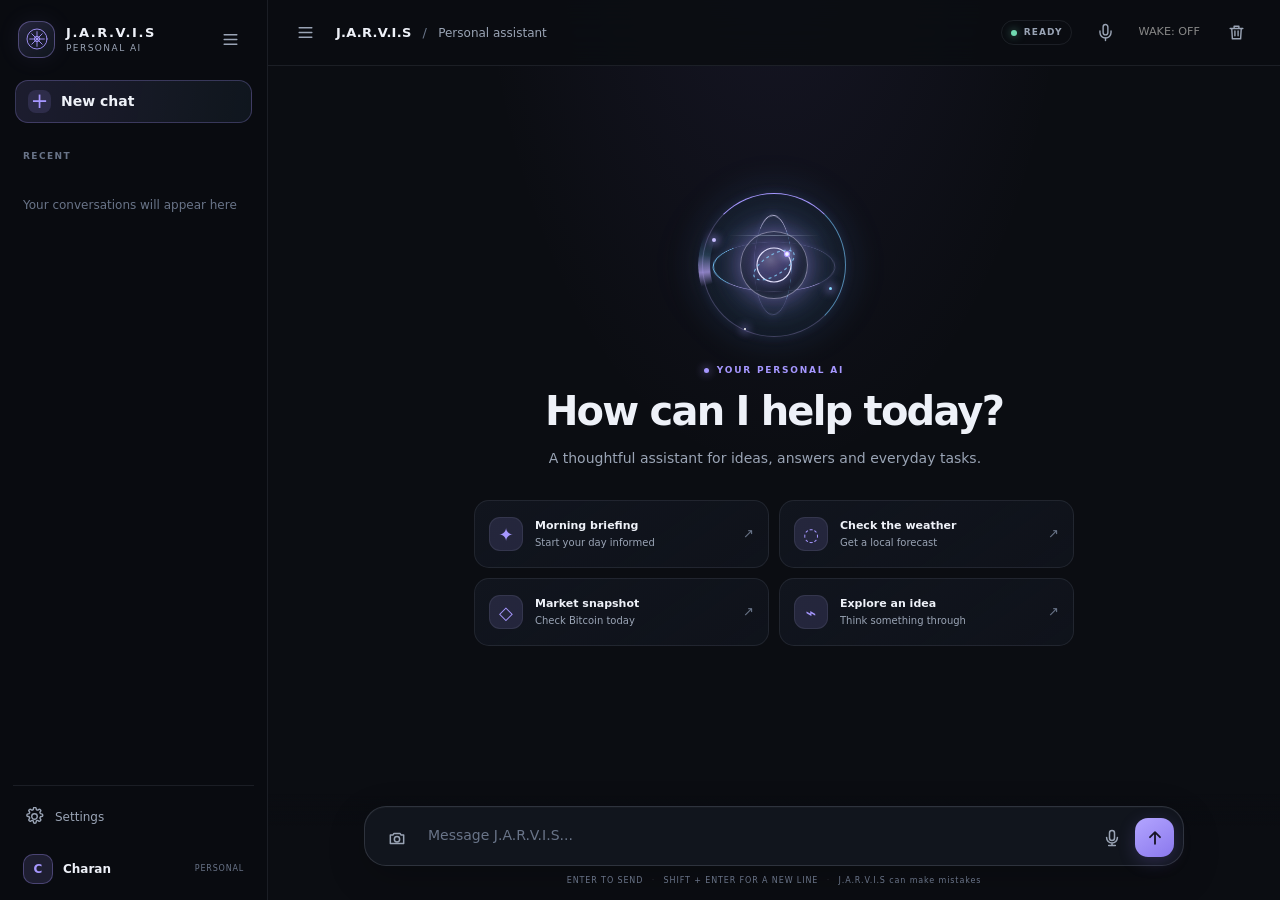
<file: index.html>
<!doctype html>
<html lang="en" data-theme="dark">
<head>
  <link rel="manifest" href="./manifest.json">
  <meta name="apple-mobile-web-app-capable" content="yes">
  <meta name="apple-mobile-web-app-status-bar-style" content="black-translucent">
  <link rel="apple-touch-icon" href="./icons/icon-192.svg">
  <link rel="icon" href="./icons/icon-192.svg" type="image/svg+xml">
  <meta name="mobile-web-app-capable" content="yes">
  <meta charset="UTF-8">
  <meta name="viewport" content="width=device-width, initial-scale=1, viewport-fit=cover">
  <meta name="theme-color" content="#0b0d12">
  <meta name="description" content="J.A.R.V.I.S personal AI assistant">
  <title>J.A.R.V.I.S — Personal AI</title>
  
  <!-- Existing CSS -->
  <link rel="stylesheet" href="style.css?v=secure-proxy-pwa-20261022">
</head>
<body>
  <div class="app-shell">
    <aside class="sidebar" id="sidebar" aria-label="Main navigation">
      <div class="sidebar-top">
        <a class="brand" href="./" aria-label="J.A.R.V.I.S home">
          <span class="brand-mark" aria-hidden="true">
            <svg viewBox="0 0 36 36"><circle cx="18" cy="18" r="15"/><path d="M18 7v22M7 18h22M10.2 10.2l15.6 15.6M25.8 10.2 10.2 25.8"/><circle cx="18" cy="18" r="4"/></svg>
          </span>
          <span class="brand-copy"><strong>J.A.R.V.I.S</strong><small>PERSONAL AI</small></span>
        </a>
        <button class="icon-button sidebar-collapse" id="sidebar-toggle" type="button" aria-label="Collapse sidebar" title="Collapse sidebar">
          <svg viewBox="0 0 24 24" aria-hidden="true"><path d="M4 6h16M4 12h16M4 18h16"/></svg>
        </button>
      </div>

      <button class="new-chat" id="new-chat" type="button">
        <span class="new-chat-icon" aria-hidden="true">+</span><span>New chat</span>
      </button>

      <div class="history-heading"><span>RECENT</span><span class="history-count" id="history-count"></span></div>
      <div class="history-list" id="history-list" role="group" aria-label="Conversation history"></div>
      <div class="sidebar-spacer"></div>

      <div class="sidebar-footer">
        <button class="sidebar-link" id="settings-open" type="button">
          <svg viewBox="0 0 24 24" aria-hidden="true"><path d="M12 8.5a3.5 3.5 0 1 0 0 7 3.5 3.5 0 0 0 0-7Z"/><path d="m19.4 15 .1.1a1.7 1.7 0 0 1-2.4 2.4l-.1-.1a1.7 1.7 0 0 0-2.9 1.2v.2a1.7 1.7 0 0 1-3.4 0v-.2a1.7 1.7 0 0 0-2.9-1.2l-.1.1a1.7 1.7 0 0 1-2.4-2.4l.1-.1a1.7 1.7 0 0 0-1.2-2.9H4a1.7 1.7 0 0 1 0-3.4h.2a1.7 1.7 0 0 0 1.2-2.9l-.1-.1a1.7 1.7 0 0 1 2.4-2.4l.1.1a1.7 1.7 0 0 0 2.9-1.2V2a1.7 1.7 0 0 1 3.4 0v.2a1.7 1.7 0 0 0 2.9 1.2l.1-.1a1.7 1.7 0 0 1 2.4 2.4l-.1.1a1.7 1.7 0 0 0 1.2 2.9h.2a1.7 1.7 0 0 1 0 3.4h-.2a1.7 1.7 0 0 0-1.2 2.9Z"/></svg>
          <span>Settings</span>
        </button>
        <div class="profile-row"><span class="profile-avatar">C</span><span class="profile-name">Charan</span><span class="profile-label">PERSONAL</span></div>
      </div>
    </aside>

    <button class="sidebar-backdrop" id="sidebar-backdrop" type="button" aria-label="Close navigation" hidden></button>

    <main class="main-area">
      <header class="topbar">
        <button class="icon-button menu-button" id="menu-btn" type="button" aria-label="Open navigation" title="Open navigation">
          <svg viewBox="0 0 24 24" aria-hidden="true"><path d="M4 6h16M4 12h16M4 18h16"/></svg>
        </button>
        <div class="topbar-title"><span>J.A.R.V.I.S</span><span class="topbar-divider">/</span><span class="topbar-subtitle">Personal assistant</span></div>
        <div class="topbar-actions">
          <span class="ready-badge"><span class="ready-dot"></span> READY</span>
          <button class="icon-button install-button" id="install-btn" type="button" aria-label="Install J.A.R.V.I.S" title="Install app" hidden>＋</button>
          
            <!-- 👇 NEW WAKE WORD BUTTON ADDED HERE 👇 -->
          <button class="icon-button wake-button" id="wake-btn" type="button" aria-label="Toggle Wake Word" title="Listen for 'Hey Jarvis'">
            <svg viewBox="0 0 24 24" fill="none" stroke="currentColor" stroke-width="2" stroke-linecap="round" stroke-linejoin="round">
              <path d="M12 2a3 3 0 0 0-3 3v7a3 3 0 0 0 6 0V5a3 3 0 0 0-3-3Z"/>
              <path d="M19 10v2a7 7 0 0 1-14 0v-2"/>
              <line x1="12" y1="19" x2="12" y2="22"/>
            </svg>
          </button>
          
          <!-- Status Text for Wake Mode (Optional but good for UX) -->
          <span id="wake-status" style="font-size: 0.7rem; color: #888; margin-right: 5px;">WAKE: OFF</span>

          <!-- Existing Clear Button -->
          <button class="icon-button clear-button" id="clear-btn" type="button" aria-label="Clear current conversation" title="Clear current conversation">
            <svg viewBox="0 0 24 24" aria-hidden="true"><path d="M4 7h16M9 7V4h6v3m3 0-.8 13H6.8L6 7m4 3v6m4-6v6"/></svg>
          </button>
        </div>
      </header>

      <section class="conversation-stage" id="conversation-stage" aria-label="Conversation" tabindex="0">
        <div class="welcome" id="welcome">
          
          <!-- 👇 OLD STATIC HERO-ORB REPLACED BY LIVE CANVAS CONTAINER 👇 -->
          <div id="jarvis-core-container" class="orb-state-idle" aria-hidden="true">
            <div class="hero-orb">
              <div class="orb-aura"></div><div class="orb-ring orb-ring-outer"></div>
              <div class="orb-ring orb-ring-middle"></div><div class="orb-ring orb-ring-inner"></div>
              <div class="orb-sweep"></div><div class="orb-scan"></div>
              <span class="orb-particle orb-particle-one"></span><span class="orb-particle orb-particle-two"></span><span class="orb-particle orb-particle-three"></span>
              <div class="orb-core"><svg viewBox="0 0 52 52"><circle cx="26" cy="26" r="17"/><ellipse class="core-orbit" cx="26" cy="26" rx="23" ry="10" transform="rotate(-32 26 26)"/><circle class="core-point" cx="39" cy="15" r="2.5"/></svg></div>
            </div>
          </div>
          
          <div class="welcome-copy">
            <p class="eyebrow"><span></span> YOUR PERSONAL AI</p>
            <h1>How can I help today?</h1>
            <p class="welcome-subtitle">A thoughtful assistant for ideas, answers and everyday tasks.</p>
          </div>
          <div class="prompt-grid" aria-label="Suggested prompts">
            <button class="prompt-card" type="button" data-prompt="Jarvis, give me my morning briefing">
              <span class="prompt-icon">✦</span><span><strong>Morning briefing</strong><small>Start your day informed</small></span><span class="prompt-arrow">↗</span>
            </button>
            <button class="prompt-card" type="button" data-prompt="What is the weather today?">
              <span class="prompt-icon">◌</span><span><strong>Check the weather</strong><small>Get a local forecast</small></span><span class="prompt-arrow">↗</span>
            </button>
            <button class="prompt-card" type="button" data-prompt="What is the current Bitcoin price?">
              <span class="prompt-icon">◇</span><span><strong>Market snapshot</strong><small>Check Bitcoin today</small></span><span class="prompt-arrow">↗</span>
            </button>
            <button class="prompt-card" type="button" data-prompt="Tell me a useful idea for today">
              <span class="prompt-icon">⌁</span><span><strong>Explore an idea</strong><small>Think something through</small></span><span class="prompt-arrow">↗</span>
            </button>
          </div>
        </div>
        <div class="chat" id="chat" role="log" aria-label="Chat messages" aria-live="polite" aria-relevant="additions text" tabindex="0"></div>
      </section>

      <footer class="composer-dock">
        <div class="thinking-status" id="thinking-status" aria-live="polite" hidden>
          <span class="thinking-orb" aria-hidden="true"><i class="thinking-ring"></i><i class="thinking-core"></i></span>
          <span id="thinking-label">J.A.R.V.I.S is thinking</span><span class="thinking-dots" aria-hidden="true"><i></i><i></i><i></i></span>
        </div>
        <div class="composer-shell">
          <button class="composer-tool" id="cam-btn" type="button" aria-label="Analyze image" title="Attach an image">
            <svg viewBox="0 0 24 24" aria-hidden="true"><path d="M4 8.5h3l1.4-2h7.2l1.4 2h3v10H4z"/><circle cx="12" cy="13.5" r="3.2"/></svg>
          </button>
          <textarea id="msg" rows="1" placeholder="Message J.A.R.V.I.S..." aria-label="Message J.A.R.V.I.S"></textarea>
          <input id="img-input" type="file" accept="image/*" hidden>
          <div class="composer-actions">
            <button class="composer-tool voice-button" id="mic-btn" type="button" aria-label="Activate voice input" title="Voice input">
              <svg viewBox="0 0 24 24" aria-hidden="true"><rect x="9" y="3" width="6" height="12" rx="3"/><path d="M5.5 11.5a6.5 6.5 0 0 0 13 0M12 18v3m-4 0h8"/></svg>
            </button>
            <button class="send-button" id="send" type="button" aria-label="Send message" title="Send message">
              <svg viewBox="0 0 24 24" aria-hidden="true"><path d="M12 19V5m-6 6 6-6 6 6"/></svg>
            </button>
          </div>
        </div>
        <p class="composer-note">ENTER TO SEND <span>·</span> SHIFT + ENTER FOR A NEW LINE <span class="note-separator">·</span> J.A.R.V.I.S can make mistakes</p>
      </footer>
    </main>

    <div class="settings-scrim" id="settings-scrim" hidden></div>
    <aside class="settings-panel" id="settings-panel" aria-labelledby="settings-title" aria-modal="true" role="dialog" hidden>
      <div class="settings-header"><div><p class="eyebrow">PREFERENCES</p><h2 id="settings-title">Settings</h2></div><button class="icon-button" id="settings-close" type="button" aria-label="Close settings">×</button></div>
      <div class="settings-group"><label for="theme-select">Appearance</label><p>Set the tone of your workspace.</p><select id="theme-select"><option value="dark">Midnight · dark</option><option value="light">Silver · light</option></select></div>
      <div class="settings-group"><label for="api-endpoint">Secure AI server URL</label><p>Paste your deployed Cloudflare Worker URL ending in <code>/api/chat</code>. Your Gemini API key stays on the server, not in this browser.</p><input id="api-endpoint" type="url" inputmode="url" autocomplete="url" placeholder="https://your-worker.workers.dev/api/chat"><button class="settings-save-button" id="save-api-endpoint" type="button">Save server URL</button><p id="api-endpoint-status" role="status" aria-live="polite">AI server not configured.</p></div>
      <div class="settings-group"><strong>Conversation history</strong><p>Your conversations are saved in this browser profile.</p></div>
      <div class="settings-bottom"><button class="danger-button" id="clear-memory-setting" type="button">Clear current conversation</button><p>J.A.R.V.I.S · Personal AI</p></div>
    </aside>
  </div>

  <script src="script.js?v=secure-proxy-pwa-20261022"></script>
</body>
</html>
</file>
<file: style.css>
*{box-sizing:border-box}
:root{font-family:Inter,ui-sans-serif,system-ui,-apple-system,BlinkMacSystemFont,"Segoe UI","Noto Sans Telugu","Nirmala UI",Gautami,"Lohit Telugu",sans-serif;color-scheme:dark}
html[data-theme="dark"]{--bg:#0b0d12;--sidebar:#090b10;--panel:#11151e;--panel-2:#151a24;--panel-hover:#1b212d;--border:rgba(213,223,242,.09);--border-strong:rgba(213,223,242,.15);--text:#eef1f8;--muted:#9aa4b5;--subtle:#697488;--accent:#a697ff;--accent-2:#79c9ff;--accent-soft:rgba(166,151,255,.14);--success:#70d9b0;--danger:#ff8c9a;--shadow:0 24px 80px rgba(0,0,0,.34);--user-bubble:#1c2330;--input:#11151d;--orb:#ad9cff}
html[data-theme="light"]{color-scheme:light;--bg:#f4f5f8;--sidebar:#eceef3;--panel:#fff;--panel-2:#f8f9fb;--panel-hover:#e9ecf4;--border:rgba(38,48,70,.1);--border-strong:rgba(38,48,70,.16);--text:#202635;--muted:#687387;--subtle:#8b95a6;--accent:#6855d9;--accent-2:#437fb2;--accent-soft:rgba(104,85,217,.1);--success:#258b69;--danger:#c3455a;--shadow:0 24px 80px rgba(39,48,68,.16);--user-bubble:#ebedf5;--input:#fff;--orb:#8068eb}
html,body{width:100%;height:100%;min-height:100%;margin:0}
body{height:100dvh;min-height:100dvh;background:var(--bg);color:var(--text);overflow:hidden;font-size:14px;line-height:1.5;transition:background .25s ease,color .25s ease}
button,input,textarea,select{font:inherit}
button{color:inherit}
button:focus-visible,a:focus-visible,textarea:focus-visible,select:focus-visible{outline:2px solid var(--accent);outline-offset:3px}
button{cursor:pointer}
button:disabled{opacity:.5;cursor:not-allowed}
[hidden]{display:none!important}
.app-shell{position:fixed;inset:0;height:100dvh;min-height:0;width:100vw;overflow:hidden;display:grid;grid-template-columns:268px minmax(0,1fr);background:var(--bg);transition:grid-template-columns .24s ease}
.sidebar{position:fixed;inset:0 auto 0 0;width:268px;min-width:0;height:100dvh;display:flex;flex-direction:column;padding:20px 13px 14px;background:var(--sidebar);border-right:1px solid var(--border);z-index:30;transition:width .24s ease,padding .24s ease,transform .24s ease}
.sidebar-top{display:flex;align-items:center;justify-content:space-between;gap:8px;padding:0 5px 22px}
.brand{display:flex;align-items:center;gap:11px;min-width:0;color:var(--text);text-decoration:none}
.brand-mark{display:grid;place-items:center;width:37px;height:37px;flex:0 0 37px;border:1px solid rgba(173,156,255,.37);border-radius:13px;background:linear-gradient(145deg,rgba(166,151,255,.18),rgba(121,201,255,.06));box-shadow:0 0 25px rgba(166,151,255,.08)}
.brand-mark svg{width:24px;height:24px;fill:none;stroke:var(--accent);stroke-width:1.35;stroke-linecap:round;stroke-linejoin:round}
.brand-copy{display:grid;gap:0;white-space:nowrap}
.brand-copy strong{font-size:13px;letter-spacing:.12em;font-weight:700}
.brand-copy small{font-size:9px;letter-spacing:.16em;color:var(--muted)}
.icon-button{display:grid;place-items:center;flex:0 0 38px;width:38px;height:38px;border:1px solid transparent;border-radius:11px;background:transparent;color:var(--muted);transition:background .18s ease,color .18s ease,border-color .18s ease}
.icon-button:hover{background:var(--panel-hover);border-color:var(--border);color:var(--text)}
.icon-button svg,.sidebar-link svg,.composer-tool svg,.send-button svg{width:19px;height:19px;fill:none;stroke:currentColor;stroke-width:1.8;stroke-linecap:round;stroke-linejoin:round}
.new-chat{height:43px;display:flex;align-items:center;gap:10px;padding:0 12px;margin:0 2px 27px;border:1px solid rgba(166,151,255,.26);border-radius:13px;background:linear-gradient(100deg,rgba(166,151,255,.13),rgba(121,201,255,.06));color:var(--text);text-align:left;font-weight:600;transition:transform .18s ease,border-color .18s ease,background .18s ease}
.new-chat:hover{transform:translateY(-1px);border-color:rgba(166,151,255,.48);background:linear-gradient(100deg,rgba(166,151,255,.19),rgba(121,201,255,.1))}
.new-chat-icon{display:grid;place-items:center;width:23px;height:23px;border-radius:8px;background:var(--accent-soft);color:var(--accent);font-size:21px;font-weight:400;line-height:1}
.history-heading{display:flex;justify-content:space-between;align-items:center;padding:0 10px 9px;color:var(--subtle);font-size:9px;font-weight:700;letter-spacing:.16em}
.history-count{color:var(--muted);letter-spacing:0;font-size:10px}
.history-list{display:flex;flex-direction:column;gap:3px;overflow-y:auto;max-height:calc(100% - 180px);scrollbar-width:thin;scrollbar-color:var(--border-strong) transparent}
.history-empty{padding:11px 10px;color:var(--subtle);font-size:12px}
.history-item{display:flex;align-items:center;gap:9px;width:100%;min-height:39px;padding:8px 10px;border:1px solid transparent;border-radius:10px;background:transparent;color:var(--muted);text-align:left;font-size:12px;transition:background .16s ease,color .16s ease,border-color .16s ease}
.history-item:hover{background:var(--panel-hover);color:var(--text)}
.history-item[aria-current="true"]{background:var(--panel-hover);border-color:var(--border);color:var(--text)}
.history-item svg{width:15px;height:15px;flex:0 0 15px;fill:none;stroke:currentColor;stroke-width:1.6;stroke-linecap:round;stroke-linejoin:round}
.history-item-label{overflow:hidden;text-overflow:ellipsis;white-space:nowrap}
.sidebar-spacer{flex:1;min-height:20px}
.sidebar-footer{border-top:1px solid var(--border);padding:12px 2px 0}
.sidebar-link{display:flex;align-items:center;gap:11px;width:100%;padding:9px 10px;border:0;border-radius:10px;background:transparent;color:var(--muted);text-align:left;font-size:12px;transition:background .16s ease,color .16s ease}
.sidebar-link:hover{background:var(--panel-hover);color:var(--text)}
.profile-row{display:flex;align-items:center;gap:10px;margin-top:11px;padding:8px 8px 2px}
.profile-avatar{display:grid;place-items:center;width:30px;height:30px;border:1px solid rgba(166,151,255,.32);border-radius:10px;background:var(--accent-soft);color:var(--accent);font-size:12px;font-weight:700}
.profile-name{font-size:12px;font-weight:600;color:var(--text)}
.profile-label{margin-left:auto;color:var(--subtle);font-size:8px;letter-spacing:.1em}
/* The fixed sidebar leaves auto-placement on column 1; place the workspace in the visible second track. */
.main-area{grid-column:2;position:relative;display:flex;flex-direction:column;min-width:0;min-height:0;height:100dvh;overflow:hidden;background:radial-gradient(ellipse at 50% -16%,rgba(128,106,218,.1),transparent 42%),var(--bg)}
.topbar{position:fixed;top:0;left:268px;right:0;z-index:40;display:flex;align-items:center;gap:12px;height:66px;min-height:66px;padding:0 27px;border-bottom:1px solid var(--border);background:color-mix(in srgb,var(--bg) 88%,transparent);backdrop-filter:blur(20px)}
.menu-button{margin-left:-9px}
.topbar-title{display:flex;align-items:center;gap:11px;min-width:0;color:var(--text);font-size:13px;font-weight:650;letter-spacing:.02em}
.topbar-divider{color:var(--subtle);font-weight:400}
.topbar-subtitle{color:var(--muted);font-size:12px;font-weight:450;letter-spacing:0}
.topbar-actions{display:flex;align-items:center;gap:14px;margin-left:auto}
.ready-badge{display:flex;align-items:center;gap:7px;padding:5px 9px;border:1px solid var(--border);border-radius:999px;color:var(--muted);font-size:9px;font-weight:700;letter-spacing:.12em}
.ready-dot{width:6px;height:6px;border-radius:50%;background:var(--success);box-shadow:0 0 9px color-mix(in srgb,var(--success) 60%,transparent)}
.clear-button{width:34px;height:34px;flex-basis:34px}
.conversation-stage{position:absolute;top:66px;right:0;bottom:122px;left:0;display:flex;flex-direction:column;min-width:0;min-height:0;overflow:hidden}
.welcome{width:min(100% - 36px,700px);margin:auto;display:flex;flex-direction:column;align-items:center;padding:24px 0 36px;text-align:center;animation:welcomeIn .65s cubic-bezier(.2,.7,.2,1) both}
.hero-orb{position:relative;width:158px;height:158px;display:grid;place-items:center;margin:0 auto 24px;isolation:isolate;perspective:760px;filter:drop-shadow(0 0 28px rgba(166,151,255,.12))}
.orb-aura{position:absolute;inset:-22px;border-radius:50%;background:radial-gradient(circle,rgba(154,130,255,.2) 0,rgba(82,167,221,.09) 38%,transparent 72%);filter:blur(7px);animation:auraPulse 3.6s ease-in-out infinite}
.orb-ring{position:absolute;border:1px solid rgba(190,180,255,.28);border-radius:50%;transform-style:preserve-3d;box-shadow:0 0 12px rgba(144,137,255,.12),inset 0 0 12px rgba(121,201,255,.045)}
.orb-ring-outer{inset:7px;border-top-color:var(--accent);border-right-color:rgba(121,201,255,.64);animation:orbSpin 13s linear infinite}
.orb-ring-middle{inset:18px;border-left-color:var(--accent-2);border-bottom-color:rgba(198,178,255,.78);transform:rotateX(66deg);animation:tiltOrbit 9s linear infinite}
.orb-ring-inner{inset:29px;border-right-color:var(--accent-2);border-top-color:rgba(230,222,255,.8);transform:rotateY(68deg);animation:innerOrbit 6s linear infinite reverse}
.orb-sweep{position:absolute;inset:3px;border-radius:50%;background:conic-gradient(from 12deg,transparent 0 67%,rgba(190,169,255,.86) 70%,rgba(121,201,255,.22) 74%,transparent 78% 100%);-webkit-mask:radial-gradient(circle,transparent 59%,#000 60%);mask:radial-gradient(circle,transparent 59%,#000 60%);opacity:.82;animation:orbSpin 5.8s linear infinite}
.orb-scan{position:absolute;z-index:2;left:20%;right:20%;top:31%;height:1px;background:linear-gradient(90deg,transparent,rgba(208,231,255,.9),transparent);box-shadow:0 0 12px rgba(121,201,255,.8);opacity:.4;animation:beamScan 3.8s ease-in-out infinite}
.orb-particle{position:absolute;z-index:2;width:4px;height:4px;border-radius:50%;background:#c7bdff;box-shadow:0 0 9px 2px rgba(166,151,255,.72)}
.orb-particle-one{left:11%;top:33%;animation:particleFloat 3.8s ease-in-out infinite}
.orb-particle-two{right:13%;top:64%;width:3px;height:3px;background:#86d8ff;animation:particleFloat 4.4s ease-in-out -1.2s infinite}
.orb-particle-three{left:31%;bottom:9%;width:2px;height:2px;background:#fff;animation:particleFloat 3.2s ease-in-out -2s infinite}
.orb-core{z-index:1;display:grid;place-items:center;width:68px;height:68px;border:1px solid rgba(222,215,255,.5);border-radius:50%;background:radial-gradient(circle at 45% 42%,rgba(214,207,255,.34) 0,rgba(123,111,210,.2) 27%,rgba(20,27,45,.84) 65%,rgba(121,201,255,.12) 100%);box-shadow:0 0 22px rgba(166,151,255,.38),0 0 54px rgba(121,201,255,.16),inset 0 0 18px rgba(205,221,255,.15);animation:coreFloat 4.5s ease-in-out infinite}
.orb-core svg{width:52px;height:52px;fill:none;stroke:#e6e4ff;stroke-width:1.15;stroke-linecap:round;stroke-linejoin:round;filter:drop-shadow(0 0 4px rgba(175,191,255,.75))}
.orb-core .core-orbit{stroke:rgba(133,212,255,.8);stroke-dasharray:2 4}
.orb-core .core-point{fill:#f4f4ff;stroke:#a997ff;filter:drop-shadow(0 0 5px #c9baff)}
.eyebrow{display:flex;align-items:center;justify-content:center;gap:8px;margin:0 0 12px;color:var(--accent);font-size:9px;font-weight:750;letter-spacing:.2em}
.eyebrow>span{width:5px;height:5px;border-radius:50%;background:var(--accent);box-shadow:0 0 10px var(--accent)}
.welcome h1{margin:0;color:var(--text);font-size:clamp(29px,4vw,40px);line-height:1.12;font-weight:650;letter-spacing:-.045em}
.welcome-subtitle{max-width:440px;margin:13px 0 30px;color:var(--muted);font-size:14px;line-height:1.65}
.prompt-grid{display:grid;grid-template-columns:repeat(2,minmax(0,1fr));gap:10px;width:min(100%,600px);text-align:left}
.prompt-card{display:flex;align-items:center;gap:12px;min-width:0;min-height:68px;padding:12px 14px;border:1px solid var(--border);border-radius:15px;background:linear-gradient(145deg,var(--panel),color-mix(in srgb,var(--panel) 75%,transparent));color:var(--text);text-align:left;transition:transform .2s ease,border-color .2s ease,background .2s ease,box-shadow .2s ease}
.prompt-card:hover{transform:translateY(-2px);border-color:rgba(166,151,255,.32);background:var(--panel-2);box-shadow:0 12px 30px rgba(0,0,0,.12)}
.prompt-icon{display:grid;place-items:center;width:34px;height:34px;flex:0 0 34px;border:1px solid var(--border);border-radius:11px;background:var(--accent-soft);color:var(--accent);font-size:18px}
.prompt-card>span:nth-child(2){display:grid;gap:1px;min-width:0}
.prompt-card strong{font-size:11px;font-weight:650}
.prompt-card small{overflow:hidden;color:var(--muted);font-size:10px;text-overflow:ellipsis;white-space:nowrap}
.prompt-arrow{margin-left:auto;color:var(--subtle);font-size:13px;transition:transform .18s ease,color .18s ease}
.prompt-card:hover .prompt-arrow{transform:translate(2px,-2px);color:var(--accent)}
.chat{display:none;position:relative;flex:1 1 0%;flex-direction:column;gap:5px;width:min(100%,900px);height:auto;min-height:0;margin:0 auto;padding:20px 34px 24px;overflow-x:hidden;overflow-y:auto;overscroll-behavior-y:contain;-webkit-overflow-scrolling:touch;touch-action:pan-y;scrollbar-width:thin;scrollbar-color:var(--border-strong) transparent;scrollbar-gutter:stable}
.chat>.msg{flex:0 0 auto}
body.has-conversation .welcome{display:none}
body.has-conversation .conversation-stage{overflow:hidden}
body.has-conversation .chat{display:flex;flex-direction:column}
.msg{width:fit-content;max-width:min(82%,690px);margin:0;padding:6px 10px;border:1px solid transparent;border-radius:15px;color:var(--text);font-size:14px;line-height:1.45;white-space:pre-wrap;overflow-wrap:anywhere;animation:messageIn .22s ease both}
.msg.ai{align-self:flex-start;max-width:min(100%,760px);padding:1px;color:var(--text);line-height:1.45}
.msg.user{align-self:flex-end;border-color:var(--border);border-radius:18px 18px 5px 18px;background:var(--user-bubble);color:var(--text)}
body.is-thinking .hero-orb .orb-core{animation:thinkingPulse 1.1s ease-in-out infinite alternate}
body.is-thinking .hero-orb .orb-ring-outer{animation-duration:4s}
body.is-thinking .hero-orb .orb-ring-middle{animation-duration:3s}
body.is-thinking .hero-orb .orb-ring-inner{animation-duration:2.4s}
body.is-thinking .hero-orb .orb-sweep{animation-duration:1.8s}
body.is-thinking .hero-orb .orb-aura{animation-duration:1.2s}
.composer-dock{position:fixed;left:268px;right:0;bottom:0;z-index:41;width:auto;padding:12px 22px max(13px,env(safe-area-inset-bottom));background:linear-gradient(0deg,var(--bg) 70%,color-mix(in srgb,var(--bg) 0%,transparent));}
.composer-shell{display:flex;align-items:flex-end;gap:8px;width:min(100%,820px);min-height:60px;margin:0 auto;padding:8px 9px 8px 13px;border:1px solid var(--border-strong);border-radius:22px;background:var(--input);box-shadow:0 12px 38px rgba(0,0,0,.18),inset 0 1px 0 rgba(255,255,255,.025);transition:border-color .2s ease,box-shadow .2s ease,background .2s ease}
.composer-shell:focus-within{border-color:rgba(166,151,255,.52);box-shadow:0 0 0 3px rgba(166,151,255,.09),0 16px 40px rgba(0,0,0,.18)}
.composer-tool{display:grid;place-items:center;width:38px;height:38px;flex:0 0 38px;border:0;border-radius:12px;background:transparent;color:var(--muted);transition:background .16s ease,color .16s ease}
.composer-tool:hover{background:var(--panel-hover);color:var(--text)}
.composer-tool svg{width:20px;height:20px}
#msg{flex:1;align-self:center;width:100%;min-width:0;max-height:180px;min-height:27px;margin:0;padding:7px 4px;resize:none;overflow-y:auto;border:0;outline:0;background:transparent;color:var(--text);font-size:14px;line-height:1.55}
#msg::placeholder{color:var(--subtle);opacity:1}
#msg:focus-visible{outline:0}
.composer-actions{display:flex;align-items:center;gap:4px}
.send-button{display:grid;place-items:center;width:39px;height:39px;flex:0 0 39px;border:0;border-radius:13px;background:linear-gradient(145deg,#b3a5ff,#8a78ed);color:#171426;box-shadow:0 5px 17px rgba(135,116,234,.22);transition:transform .17s ease,filter .17s ease,box-shadow .17s ease}
.send-button:hover{transform:translateY(-1px);filter:brightness(1.08);box-shadow:0 7px 22px rgba(135,116,234,.32)}
.send-button svg{width:20px;height:20px;stroke-width:2.2}
.composer-note{width:min(100%,820px);margin:9px auto 0;color:var(--subtle);font-size:8px;letter-spacing:.11em;text-align:center}
.composer-note span{padding:0 5px;color:var(--border-strong)}
.thinking-status{display:flex;align-items:center;justify-content:center;gap:9px;width:max-content;max-width:100%;margin:0 auto 10px;padding:7px 12px;border:1px solid var(--border);border-radius:999px;background:var(--panel);color:var(--muted);font-size:11px;animation:activityIn .2s ease both}
.thinking-orb{position:relative;display:block;width:18px;height:18px;flex:0 0 18px}
.thinking-status #thinking-label{min-width:0;max-width:68vw;overflow:hidden;text-overflow:ellipsis;white-space:nowrap}
.thinking-orb .thinking-ring{position:absolute;inset:1px;border:1px solid rgba(190,180,255,.38);border-top-color:var(--accent);border-right-color:var(--accent-2);border-radius:50%;box-shadow:0 0 8px rgba(166,151,255,.18);animation:orbSpin 1.6s linear infinite}
.thinking-orb .thinking-core{position:absolute;inset:6px;border-radius:50%;background:radial-gradient(circle at 35% 30%,#fff,var(--accent) 55%,rgba(121,201,255,.7));box-shadow:0 0 10px rgba(166,151,255,.85);animation:thinkingPulse 1s ease-in-out infinite alternate}
.thinking-dots{display:flex;gap:3px;align-items:center}
.thinking-dots i{width:3px;height:3px;border-radius:50%;background:var(--accent);animation:dotWave 1s ease-in-out infinite}
.thinking-dots i:nth-child(2){animation-delay:.13s}.thinking-dots i:nth-child(3){animation-delay:.26s}
.sidebar-backdrop{display:none}
.settings-scrim{position:fixed;inset:0;z-index:49;background:rgba(3,5,9,.52);backdrop-filter:blur(4px)}
.settings-panel{position:fixed;z-index:50;top:0;right:0;display:flex;flex-direction:column;width:min(390px,100vw);height:100dvh;padding:26px 22px;background:var(--panel);border-left:1px solid var(--border-strong);box-shadow:var(--shadow);animation:settingsIn .24s ease both}
.settings-header{display:flex;align-items:center;justify-content:space-between;padding-bottom:20px;border-bottom:1px solid var(--border)}
.settings-header .eyebrow{justify-content:flex-start;margin-bottom:5px}
.settings-header h2{margin:0;font-size:22px;letter-spacing:-.03em}
.settings-group{padding:22px 0;border-bottom:1px solid var(--border)}
.settings-group label,.settings-group strong{display:block;margin-bottom:4px;color:var(--text);font-size:13px;font-weight:650}
.settings-group p{margin:0 0 13px;color:var(--muted);font-size:12px;line-height:1.6}
.settings-group select{width:100%;padding:11px 12px;border:1px solid var(--border-strong);border-radius:11px;background:var(--panel-2);color:var(--text)}
.settings-bottom{display:grid;gap:12px;margin-top:auto;padding-top:24px}
.danger-button{padding:11px 13px;border:1px solid rgba(255,140,154,.25);border-radius:11px;background:rgba(255,140,154,.08);color:var(--danger);text-align:left;font-size:12px;font-weight:600}
.danger-button:hover{background:rgba(255,140,154,.14)}
.settings-bottom p{margin:0;color:var(--subtle);font-size:10px}
@keyframes orbSpin{to{transform:rotate(360deg)}}
@keyframes coreFloat{0%,100%{transform:translateY(0) rotate(-3deg)}50%{transform:translateY(-5px) rotate(3deg)}}
@keyframes thinkingPulse{from{transform:scale(.96);box-shadow:0 0 28px rgba(166,151,255,.18)}to{transform:scale(1.07);box-shadow:0 0 54px rgba(166,151,255,.46)}}
@keyframes dotWave{0%,60%,100%{transform:translateY(0);opacity:.45}30%{transform:translateY(-4px);opacity:1}}
@keyframes welcomeIn{from{opacity:0;transform:translateY(10px)}to{opacity:1;transform:translateY(0)}}
@keyframes messageIn{from{opacity:0;transform:translateY(5px)}to{opacity:1;transform:translateY(0)}}
@keyframes activityIn{from{opacity:0;transform:translateY(4px)}to{opacity:1;transform:translateY(0)}}
@keyframes settingsIn{from{opacity:0;transform:translateX(12px)}to{opacity:1;transform:translateX(0)}}
@keyframes tiltOrbit{from{transform:rotateX(66deg) rotateZ(0)}to{transform:rotateX(66deg) rotateZ(360deg)}}
@keyframes innerOrbit{from{transform:rotateY(68deg) rotateZ(0)}to{transform:rotateY(68deg) rotateZ(360deg)}}
@keyframes auraPulse{0%,100%{opacity:.58;transform:scale(.92)}50%{opacity:1;transform:scale(1.08)}}
@keyframes beamScan{0%,100%{top:29%;opacity:0}18%,72%{opacity:.58}50%{top:69%;opacity:.68}}
@keyframes particleFloat{0%,100%{transform:translate3d(0,0,0);opacity:.45}50%{transform:translate3d(3px,-8px,0);opacity:1}}
body.sidebar-collapsed .app-shell{grid-template-columns:78px minmax(0,1fr)}
body.sidebar-collapsed .topbar,body.sidebar-collapsed .composer-dock{left:78px}
body.sidebar-collapsed .sidebar{padding-right:10px;padding-left:10px}
body.sidebar-collapsed .brand-copy,body.sidebar-collapsed .new-chat>span:last-child,body.sidebar-collapsed .history-heading,body.sidebar-collapsed .history-item-label,body.sidebar-collapsed .sidebar-link>span,body.sidebar-collapsed .profile-name,body.sidebar-collapsed .profile-label{display:none}
body.sidebar-collapsed .sidebar-top{justify-content:center;padding-right:0;padding-left:0}
body.sidebar-collapsed .sidebar-collapse{display:none}
body.sidebar-collapsed .new-chat{justify-content:center;padding:0}
body.sidebar-collapsed .history-list{gap:5px}
body.sidebar-collapsed .history-item{justify-content:center;padding:8px 0}
body.sidebar-collapsed .sidebar-link{justify-content:center;padding:10px 0}
body.sidebar-collapsed .profile-row{justify-content:center;padding-right:0;padding-left:0}
@media(max-width:780px){
  .app-shell{grid-template-columns:minmax(0,1fr)}
  .main-area{grid-column:1;min-height:0;height:100dvh}
  .conversation-stage{top:58px;bottom:106px}
  .sidebar{position:fixed;inset:0 auto 0 0;width:min(290px,84vw);height:100dvh;transform:translateX(-102%);box-shadow:var(--shadow)}
  body.sidebar-open .sidebar{transform:translateX(0)}
  .sidebar-backdrop:not([hidden]){position:fixed;inset:0;z-index:29;display:block;width:100%;height:100%;border:0;background:rgba(3,5,9,.52);backdrop-filter:blur(2px)}
  body.sidebar-collapsed .app-shell{grid-template-columns:minmax(0,1fr)}
  body.sidebar-collapsed .sidebar{width:min(290px,84vw);padding:20px 13px 14px}
  body.sidebar-collapsed .topbar,body.sidebar-collapsed .composer-dock{left:0}
  body.sidebar-collapsed .brand-copy,body.sidebar-collapsed .new-chat>span:last-child,body.sidebar-collapsed .history-heading,body.sidebar-collapsed .history-item-label,body.sidebar-collapsed .sidebar-link>span,body.sidebar-collapsed .profile-name,body.sidebar-collapsed .profile-label{display:initial}
  body.sidebar-collapsed .sidebar-top{justify-content:space-between;padding:0 5px 22px}
  body.sidebar-collapsed .sidebar-collapse{display:grid}
  body.sidebar-collapsed .new-chat{justify-content:flex-start;padding:0 12px}
  body.sidebar-collapsed .history-item{justify-content:flex-start;padding:8px 10px}
  body.sidebar-collapsed .sidebar-link{justify-content:flex-start;padding:9px 10px}
  body.sidebar-collapsed .profile-row{justify-content:flex-start;padding:8px 8px 2px}
  .topbar{left:0;right:0;height:58px;min-height:58px;padding:0 14px;gap:8px}
  .topbar-title{gap:7px;font-size:12px}.topbar-subtitle{display:none}
  .topbar-actions{gap:7px}.ready-badge{padding:5px 7px;font-size:8px}
  .welcome{width:min(100% - 30px,620px);padding:20px 0 28px}
  .hero-orb{width:132px;height:132px;margin-bottom:22px}.orb-core{width:58px;height:58px;border-radius:50%}
  .welcome-subtitle{font-size:13px;margin-bottom:24px}
  .prompt-grid{gap:8px}.prompt-card{min-height:62px;padding:10px;gap:9px}.prompt-icon{width:30px;height:30px;flex-basis:30px}
  .chat{padding:20px 16px 26px}
  .msg{max-width:90%;font-size:13px}
  .msg.ai{max-width:100%}
  .composer-dock{left:0;right:0;padding:9px 11px max(10px,env(safe-area-inset-bottom))}
  .composer-shell{min-height:56px;border-radius:19px;padding:7px 7px 7px 9px;gap:4px}
  .composer-tool{width:34px;height:36px;flex-basis:34px}
  .send-button{width:37px;height:37px;flex-basis:37px;border-radius:12px}
  #msg{font-size:14px}
  .composer-note{font-size:7px;letter-spacing:.08em;margin-top:7px}
}
@media(max-width:430px){
  .ready-badge{display:none}
  .welcome h1{font-size:29px}
  .prompt-grid{grid-template-columns:1fr;width:min(100%,350px)}
  .prompt-card{min-height:57px}
  .note-separator{display:none}
  .composer-note{max-width:340px;line-height:1.6}
  .thinking-status{font-size:10px;padding:6px 10px}
}
@media(prefers-reduced-motion:reduce){*,*::before,*::after{scroll-behavior:auto!important;animation-duration:.01ms!important;animation-iteration-count:1!important;transition-duration:.01ms!important}}\

#jarvis-core-container {
    width: 200px;       /* Size of the orb */
    height: 200px;      /* Size of the orb */
    margin: 20px auto;  /* Center it horizontally */
    position: relative;
    display: flex;
    justify-content: center;
    align-items: center;
}
/* Optional: Add a glow effect to the canvas inside */
#jarvis-core-container canvas {
    filter: drop-shadow(0 0 15px rgba(0, 255, 255, 0.6)); /* Cyan Glow */
    border-radius: 50%;
}
/* --- WAKE BUTTON STYLES --- */
.wake-button {
  position: relative;
}
/* When Wake Mode is ON, make the icon Green/Glowing */
.wake-button.active svg {
  stroke: #00ff00; /* Bright Green */
  filter: drop-shadow(0 0 5px rgba(0, 255, 0, 0.5));
}
/* Optional: Pulse animation when listening */
@keyframes pulse-wake {
  0% { opacity: 1; }
  50% { opacity: 0.5; }
  100% { opacity: 1; }
}
.wake-button.listening svg {
  animation: pulse-wake 1.5s infinite;
}


/* J.A.R.V.I.S upgrade: resilient CSS orb states, endpoint settings, install control and small-screen fixes */
#jarvis-core-container{width:158px;height:158px;margin:0 auto 20px;position:relative;display:grid;place-items:center;flex:0 0 auto}
#jarvis-core-container .hero-orb{margin:0;transition:filter .25s ease}
#jarvis-core-container.orb-state-listening .hero-orb{filter:drop-shadow(0 0 22px rgba(112,217,176,.35))}
#jarvis-core-container.orb-state-listening .orb-core{box-shadow:0 0 28px rgba(112,217,176,.45),0 0 54px rgba(112,217,176,.18),inset 0 0 18px rgba(205,221,255,.15)}
#jarvis-core-container.orb-state-thinking .orb-aura{animation-duration:1.1s}
#jarvis-core-container.orb-state-thinking .orb-ring-outer{animation-duration:3s}
#jarvis-core-container.orb-state-speaking .orb-scan{opacity:.9}
#jarvis-core-container.orb-state-error .orb-core{border-color:rgba(255,140,154,.8);box-shadow:0 0 28px rgba(255,140,154,.4)}
.settings-save-button{margin-top:10px;padding:10px 12px;border:1px solid var(--border-strong);border-radius:10px;background:var(--accent-soft);color:var(--text);font-weight:650;text-align:center}
#api-endpoint{width:100%;min-width:0;padding:11px 12px;border:1px solid var(--border-strong);border-radius:10px;background:var(--input);color:var(--text)}
#api-endpoint-status{overflow-wrap:anywhere;margin-top:8px!important;font-size:11px!important}
.install-button{font-size:22px;color:var(--accent);border-color:var(--border)}
#jarvis-core-container .hero-orb{width:158px;height:158px}
@media(max-width:780px){#jarvis-core-container{width:132px;height:132px;margin-bottom:18px}#jarvis-core-container .hero-orb{width:132px;height:132px}.topbar-actions{gap:5px}#wake-status{max-width:70px;overflow:hidden;text-overflow:ellipsis;white-space:nowrap;font-size:9px!important}.settings-panel{padding:20px 17px}}
@media(max-height:700px){.welcome{padding-top:8px;padding-bottom:12px}.welcome-subtitle{margin-bottom:16px}#jarvis-core-container{transform:scale(.82);margin-top:-10px;margin-bottom:0}.prompt-card{min-height:56px}}
@media(hover:none){.prompt-card:hover,.send-button:hover{transform:none}}
</file>
